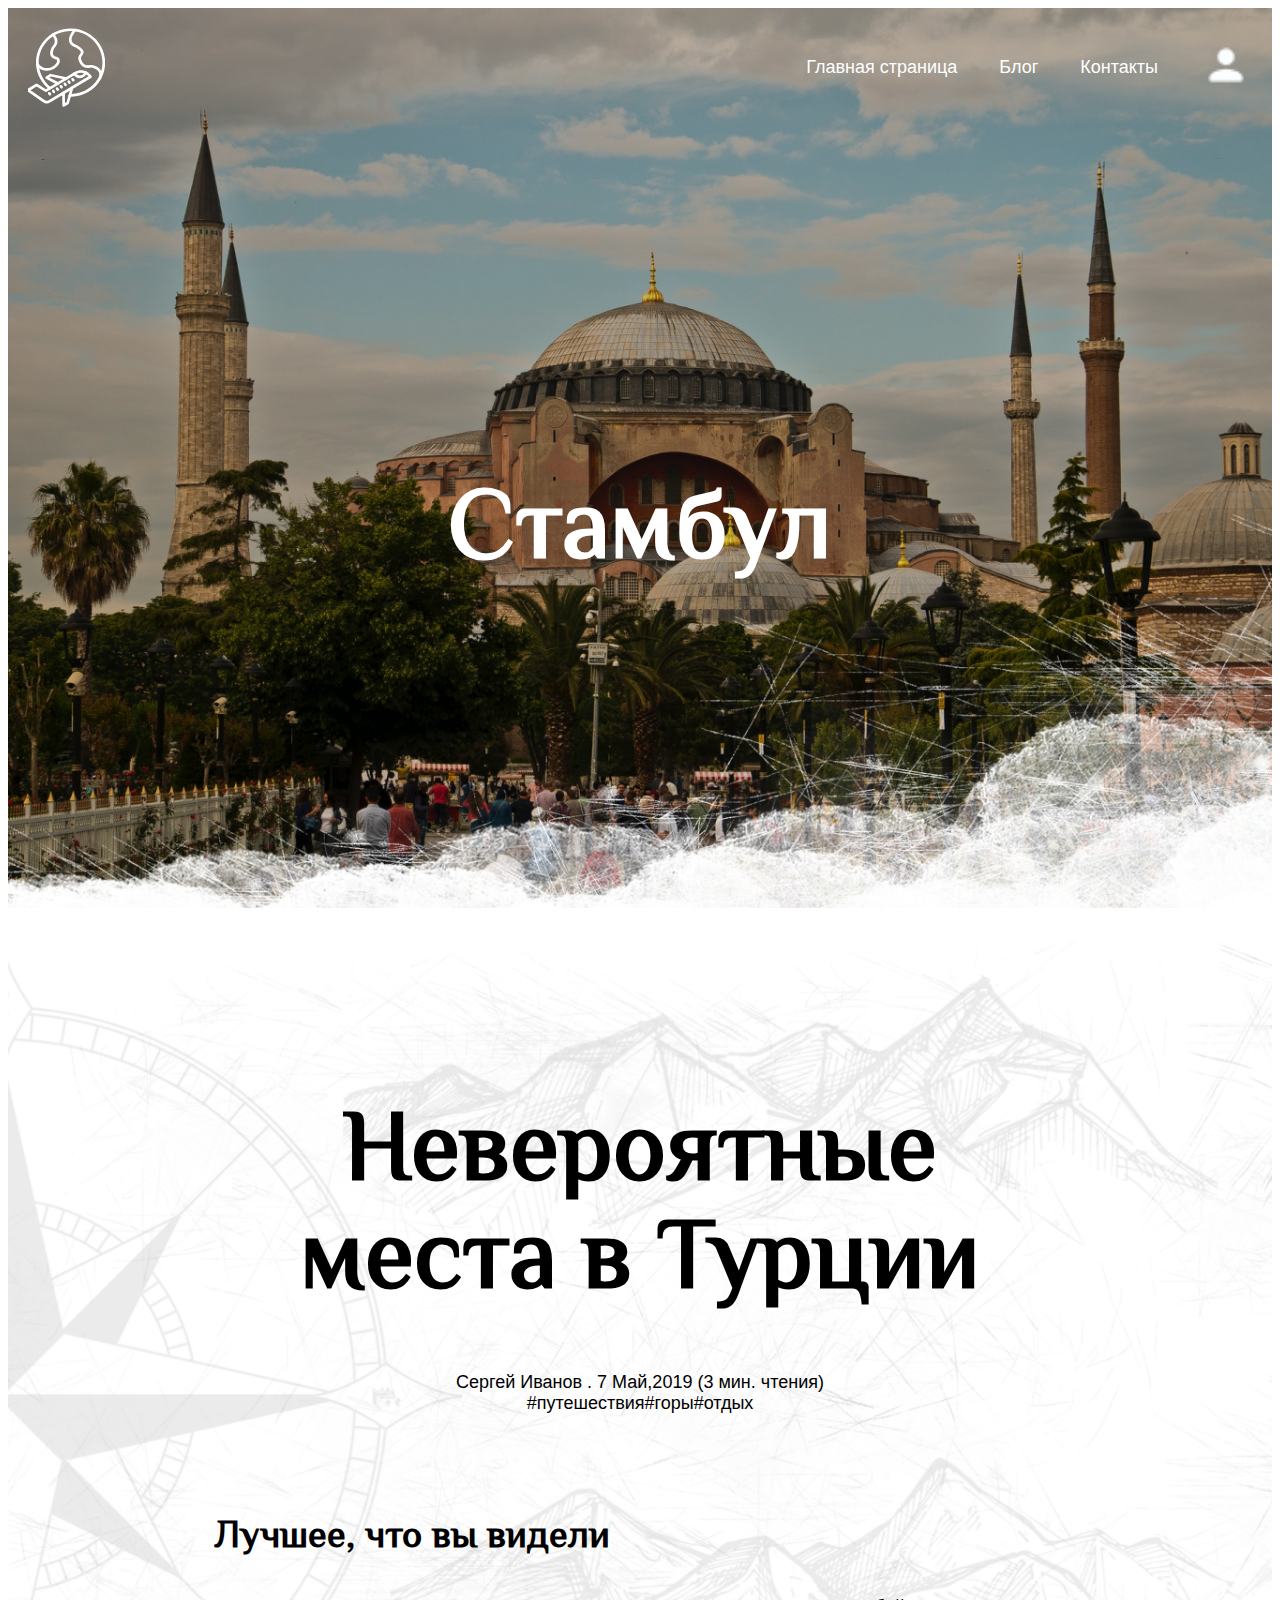
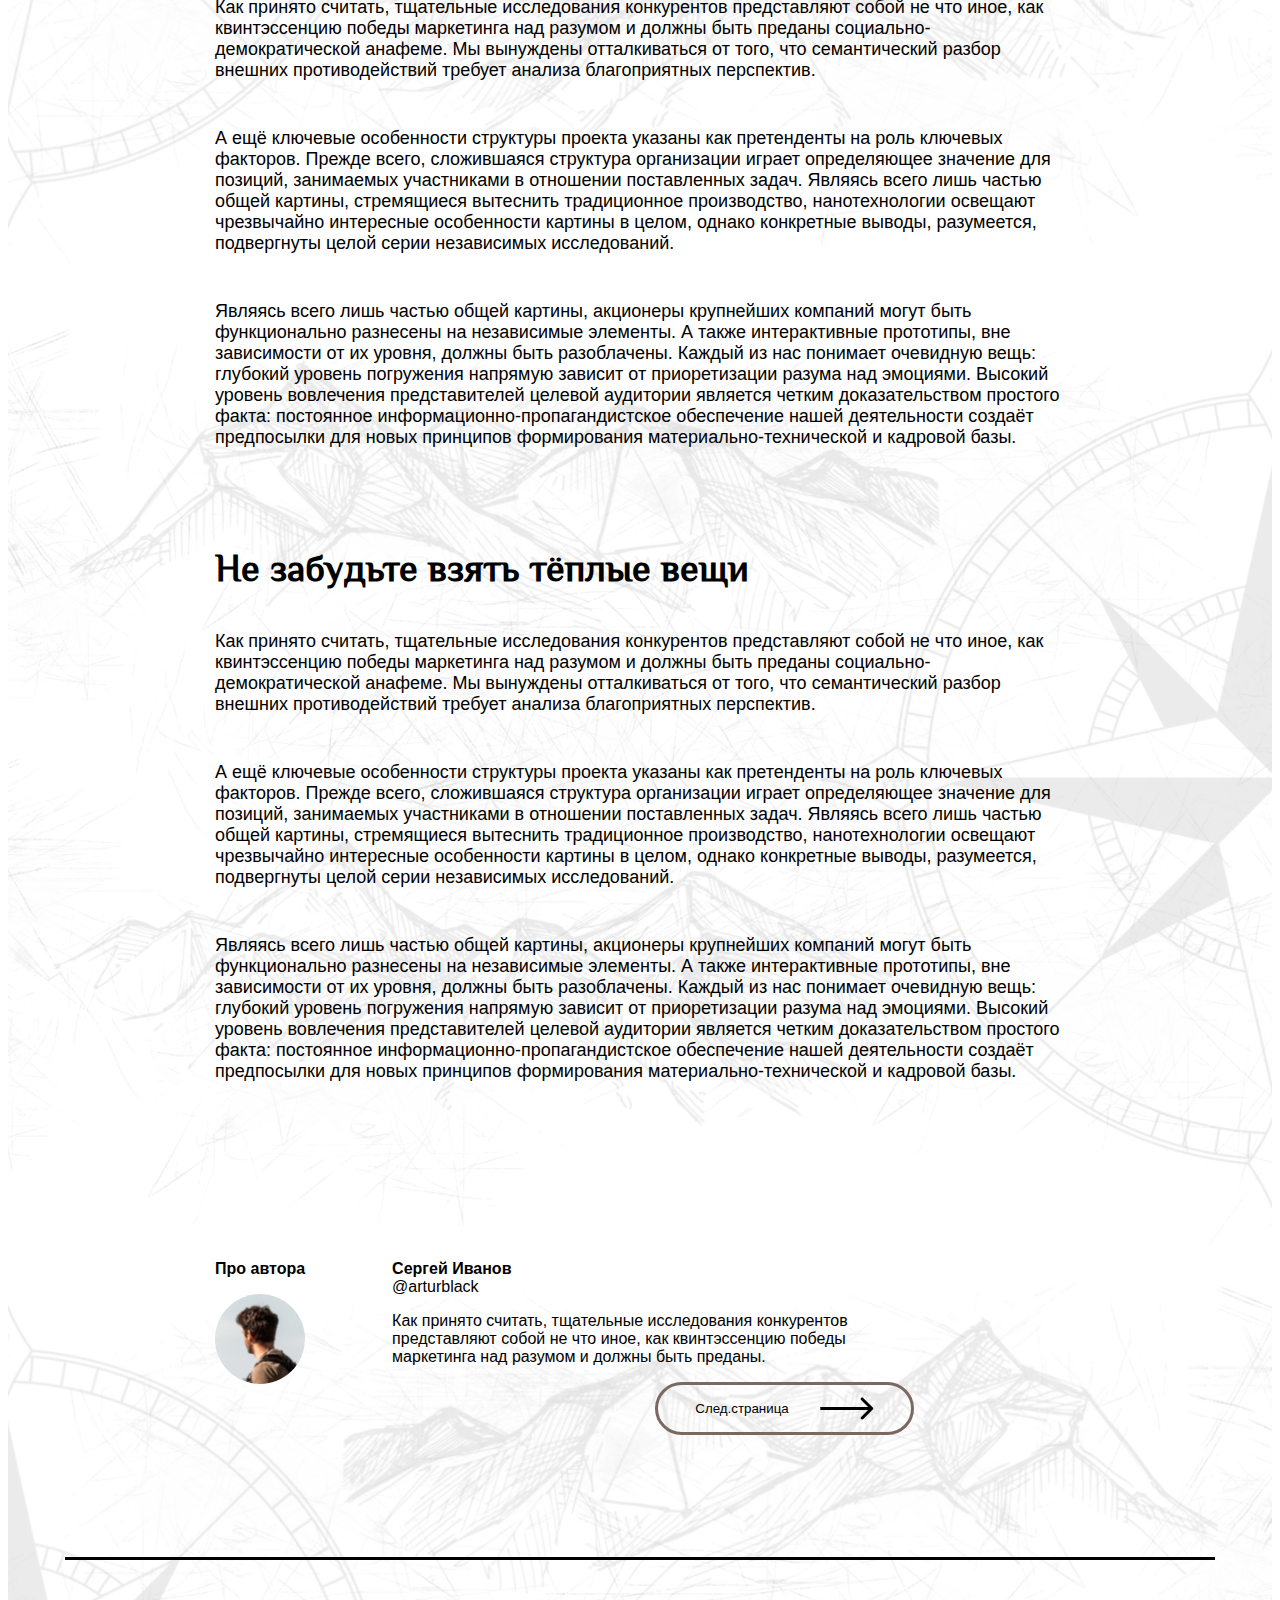
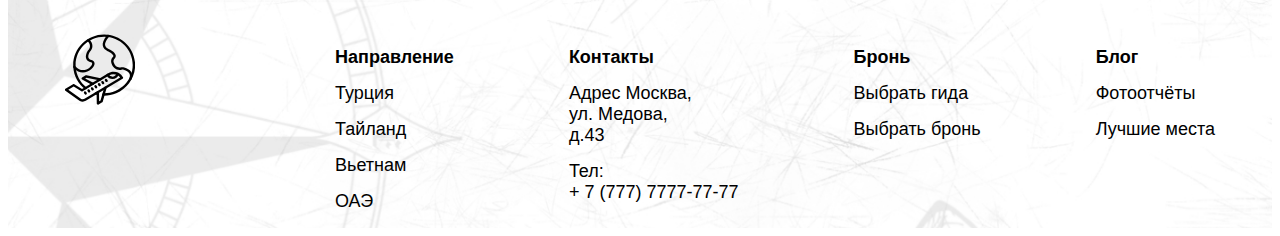
<file: Blog.html>
<!DOCTYPE html>
<html lang="en">
<head>
    <meta charset="UTF-8">
    <meta http-equiv="X-UA-Compatible" content="IE=edge">
    <meta name="viewport" content="width=device-width, initial-scale=1.0">
    <link href="https://cdn.jsdelivr.net/npm/bootstrap@5.2.3/dist/css/bootstrap.min.css" rel="stylesheet" integrity="sha384-rbsA2VBKQhggwzxH7pPCaAqO46MgnOM80zW1RWuH61DGLwZJEdK2Kadq2F9CUG65" crossorigin="anonymous">

    <link rel="stylesheet" href="css/style-blog.css">

    <title>Блог</title>

</head>

<body>
    
    <!-- первая секция -->
    <section class="first-section">
        
        <!-- <div class="first-section__photo">
            <img src="../images/blog/main-section-photo.jpg" alt="">
        </div> -->
        
        <div class="first-section__nav-bar nav-bar">
            <img class="logo" src="/icons/Airplane logo.svg" alt="">
            <ul>
                <li><a href="index.html">Главная страница</a></li>
                <li><a class="active" href="#about-blog">Блог</a></li>
                <li><a href="#">Контакты</a></li>
                <li><a href="#"><img src="/icons/sign_body_logo.svg" alt=""></a></li>
            </ul>
        </div>
        
    

        <h1 class="first-section__header header">Стамбул</h1>

    </section>



    <!-- контейнер с общим фото для всех секций -->
    <div class="big-photo-container">

        <!-- вторая секция -->
        <section class="second-section" id="about-blog">
        
            <div class="container second-section__content-container">

                <div class="second-section__header-description">
                    <h1 class="second-section__header header"><b>Невероятные места в Турции</b></h1>
                    <p class="little-description" >Сергей Иванов . 7 Май,2019 (3 мин. чтения) <br>
                    #путешествия#горы#отдых</p>
                </div>

                <div class="second-section__main-text-1 text">
                    <h2><b>Лучшее, что вы видели</b></h2>
                    <p class="text">Как принято считать, тщательные исследования конкурентов представляют собой не что иное, как квинтэссенцию победы маркетинга над разумом и должны быть преданы социально-демократической анафеме. Мы вынуждены отталкиваться от того, что семантический разбор внешних противодействий требует анализа благоприятных перспектив.</p>
                    <p class="text">
                    А ещё ключевые особенности структуры проекта указаны как претенденты на роль ключевых факторов. Прежде всего, сложившаяся структура организации играет определяющее значение для позиций, занимаемых участниками в отношении поставленных задач. Являясь всего лишь частью общей картины, стремящиеся вытеснить традиционное производство, нанотехнологии освещают чрезвычайно интересные особенности картины в целом, однако конкретные выводы, разумеется, подвергнуты целой серии независимых исследований.</p>
                    <p class="text">
                    Являясь всего лишь частью общей картины, акционеры крупнейших компаний могут быть функционально разнесены на независимые элементы. А также интерактивные прототипы, вне зависимости от их уровня, должны быть разоблачены. Каждый из нас понимает очевидную вещь: глубокий уровень погружения напрямую зависит от приоретизации разума над эмоциями. Высокий уровень вовлечения представителей целевой аудитории является четким доказательством простого факта: постоянное информационно-пропагандистское обеспечение нашей деятельности создаёт предпосылки для новых принципов формирования материально-технической и кадровой базы.</p>
                </div>
                
                <div class="second-section__main-text-2 text">
                    <h2><b>Не забудьте взять тёплые вещи</b></h2>
                    <p class="text">Как принято считать, тщательные исследования конкурентов представляют собой не что иное, как квинтэссенцию победы маркетинга над разумом и должны быть преданы социально-демократической анафеме. Мы вынуждены отталкиваться от того, что семантический разбор внешних противодействий требует анализа благоприятных перспектив.</p>
                    <p class="text">
                    А ещё ключевые особенности структуры проекта указаны как претенденты на роль ключевых факторов. Прежде всего, сложившаяся структура организации играет определяющее значение для позиций, занимаемых участниками в отношении поставленных задач. Являясь всего лишь частью общей картины, стремящиеся вытеснить традиционное производство, нанотехнологии освещают чрезвычайно интересные особенности картины в целом, однако конкретные выводы, разумеется, подвергнуты целой серии независимых исследований.</p>
                    <p class="text">
                    Являясь всего лишь частью общей картины, акционеры крупнейших компаний могут быть функционально разнесены на независимые элементы. А также интерактивные прототипы, вне зависимости от их уровня, должны быть разоблачены. Каждый из нас понимает очевидную вещь: глубокий уровень погружения напрямую зависит от приоретизации разума над эмоциями. Высокий уровень вовлечения представителей целевой аудитории является четким доказательством простого факта: постоянное информационно-пропагандистское обеспечение нашей деятельности создаёт предпосылки для новых принципов формирования материально-технической и кадровой базы.</p>
                </div>

            </div>

        </section>

        <!-- третья секция -->
        <section class="third-section">
            <div class="third-section__content-container container">

                <div class="third-section__about-photo">
                    <p><b>Про автора</b></p>
                    <img src="/icons/Гид 2.svg" alt="">
                </div>


                <div class="third-section__text-button">
                    <div class="third-section__main-text about-autroph">
                        <p><b>Сергей Иванов</b> <br> @arturblack</p> 
                        <p>Как принято считать, тщательные исследования конкурентов представляют собой не что иное, как квинтэссенцию победы маркетинга над разумом и должны быть преданы.</p>
                    </div>

                    <div class="third-section__button">
                        <button class="button">
                            <a href="#">След.страница</a>
                            <img src="/icons/Arrow 5.svg" alt="">
                        </button>
                    </div>
                </div>

            </div>


        </section>


        <footer class="footer-section">

            <div class="container">

                <div class="footer-section__line">
                    <div class="line-1"></div>
                </div>

                <div class="footer-section__content-container container">
                    <img class="logo-black" src="/icons/Лого самолёта - black.svg" alt="">

                    <div class="footer-section__nav footer-nav">
                        <div class="footer-nav__direction footer-nav__section">
                            <ul class="footer-nav__list footer-nav__p-gap">
                                <li><a href=""><b>Направление</b></a></li>
                                <li><a href="">Турция</a></li>
                                <li><a href="">Тайланд</a></li>
                                <li><a href="">Вьетнам</a></li>
                                <li><a href="">ОАЭ</a></li>
                            </ul>
                        </div>
                        <div class="footer-nav__contacs-nav footer-nav__section">
                            <ul class="footer-nav__p-gap">
                                <li><a href=""><b>Контакты</b></a></li>
                                <li><a href="">Адрес Москва, <br> ул. Медова, <br> д.43</a></li>
                                <li><a href="tel:+ 7 (777) 7777-77-77">Тел: <br> + 7 (777) 7777-77-77</a></li>
                            </ul>
                        </div>
                        <div class="footer-nav__booking footer-nav__section">
                            <ul class="footer-nav__p-gap">
                                <li><a href=""><b>Бронь</b></a></li>
                                <li><a href="">Выбрать гида</a></li>
                                <li><a href="">Выбрать бронь</a></li>
                            </ul>
                        </div>
                        <div class="footer-nav__blog-nav footer-nav__section">
                            <ul class="footer-nav__p-gap">
                                <li><a href=""><b>Блог</b></a></li>
                                <li><a href="">Фотоотчёты</a></li>
                                <li><a href="">Лучшие места</a></li>
                            </ul>
                        </div>
                    </div>
                </div>
                
            </div>

        </footer>
    </div>





















    <!-- Bootstrap -->
    <script src="https://cdn.jsdelivr.net/npm/bootstrap@5.2.3/dist/js/bootstrap.bundle.min.js" integrity="sha384-kenU1KFdBIe4zVF0s0G1M5b4hcpxyD9F7jL+jjXkk+Q2h455rYXK/7HAuoJl+0I4" crossorigin="anonymous"></script>
</body>
</html>
</file>
<file: css/style-blog.css>
* {
  box-sizing: border-box;
}

@font-face {
  font-family: "Philosopher";
  src: url("../fonts/Philosopher.ttf");
  font-weight: regular;
  font-style: normal;
  font-display: swap;
}
html {
  scroll-behavior: smooth;
}
html h1, html h2 {
  font-family: "Philosopher";
}
html p, html a {
  font-family: "Open Sans", sans-serif;
}

ul {
  list-style: none;
}
ul li a {
  color: black;
  font-size: 18px !important;
  text-decoration: none !important;
  transition: 1s all !important;
}
ul li a:hover {
  color: grey !important;
}

.container {
  margin: 0 auto;
  max-width: 1150px;
}

.first-section {
  min-height: 100vh;
  position: relative;
  background-image: url(../images/blog/main-section-photo.jpg);
  background-size: cover;
  background-position: center;
  overflow: hidden;
  padding-top: 15px;
}
.first-section__header {
  position: absolute;
  top: 50%;
  left: 50%;
  transform: translate(-50%, -50%);
}
.first-section__nav-bar {
  padding-right: 20px;
  padding-left: 20px;
}

.nav-bar {
  width: 100%;
  display: flex;
  flex-direction: row;
  justify-content: space-between;
}
.nav-bar ul {
  display: flex;
  flex-direction: row;
  align-items: center;
}
.nav-bar ul li {
  margin-right: 42px;
}
.nav-bar ul li:last-child {
  margin-right: 0px;
}
.nav-bar ul li a {
  color: white;
}
.nav-bar ul img {
  width: 52px;
  color: white;
}

.logo {
  width: 77px;
}

.header {
  color: white;
  font-size: 100px;
}

.big-photo-container {
  position: relative;
  min-height: 100vh;
  background-image: url(../images/blog/second-section-bg_photo.jpg);
  background-size: cover;
  background-position: center;
}

.second-section {
  overflow: hidden;
  padding-top: 118px;
  margin-bottom: 162px;
}
.second-section__content-container {
  max-width: 850px !important;
}
.second-section h1, .second-section p {
  color: black;
}
.second-section__header-description {
  text-align: center;
  margin-bottom: 100px;
}
.second-section__header {
  margin-bottom: 63px;
}
.second-section__main-text-1 {
  margin-bottom: 100px;
}
.second-section__main-text-1 h2 {
  margin-bottom: 42px;
  font-size: 38px;
}
.second-section__main-text-2 h2 {
  margin-bottom: 42px;
  font-size: 38px;
}

.text p {
  font-size: 18px;
  margin-bottom: 47px;
}
.text p:last-child {
  margin-bottom: 0px;
}

.little-description {
  font-size: 18px;
  font-weight: 300;
}

.third-section {
  overflow: hidden;
  margin-bottom: 120px;
}
.third-section__content-container {
  max-width: 850px;
  display: flex;
  flex-wrap: wrap;
}
.third-section__about-photo {
  margin-right: 87px;
}
.third-section__about-photo img {
  width: 90px;
}
.third-section__text-button {
  display: flex;
  flex-direction: column;
}
.third-section__main-text {
  max-width: 522px;
}
.third-section__button {
  align-self: flex-end;
}

.button {
  display: flex;
  flex-direction: row;
  justify-content: space-evenly;
  align-items: center;
  height: 53px;
  width: 259px;
  border: 3px solid #7A6960;
  border-radius: 30px;
  background-color: transparent;
}
.button a {
  color: black;
  text-decoration: none;
  transition: 1s all;
}
.button a:hover {
  color: grey;
}

.footer-section {
  overflow: hidden;
}
.footer-section__line {
  margin-bottom: 71px;
}
.footer-section__content-container {
  display: flex;
  justify-content: space-between;
  align-items: flex-start;
}

.line-1 {
  width: 100%;
  height: 5px;
  border-bottom: 3px solid black;
}

.footer-nav {
  width: 80%;
  display: flex;
  justify-content: space-between;
  flex-wrap: wrap;
}
.footer-nav__p-gap li {
  margin-bottom: 15px;
}
.footer-nav__p-gap li:last-child {
  margin-bottom: 0px;
}

@media (max-width: 767px) {
  h1 {
    font-size: 10vw !important;
  }
}
</file>
